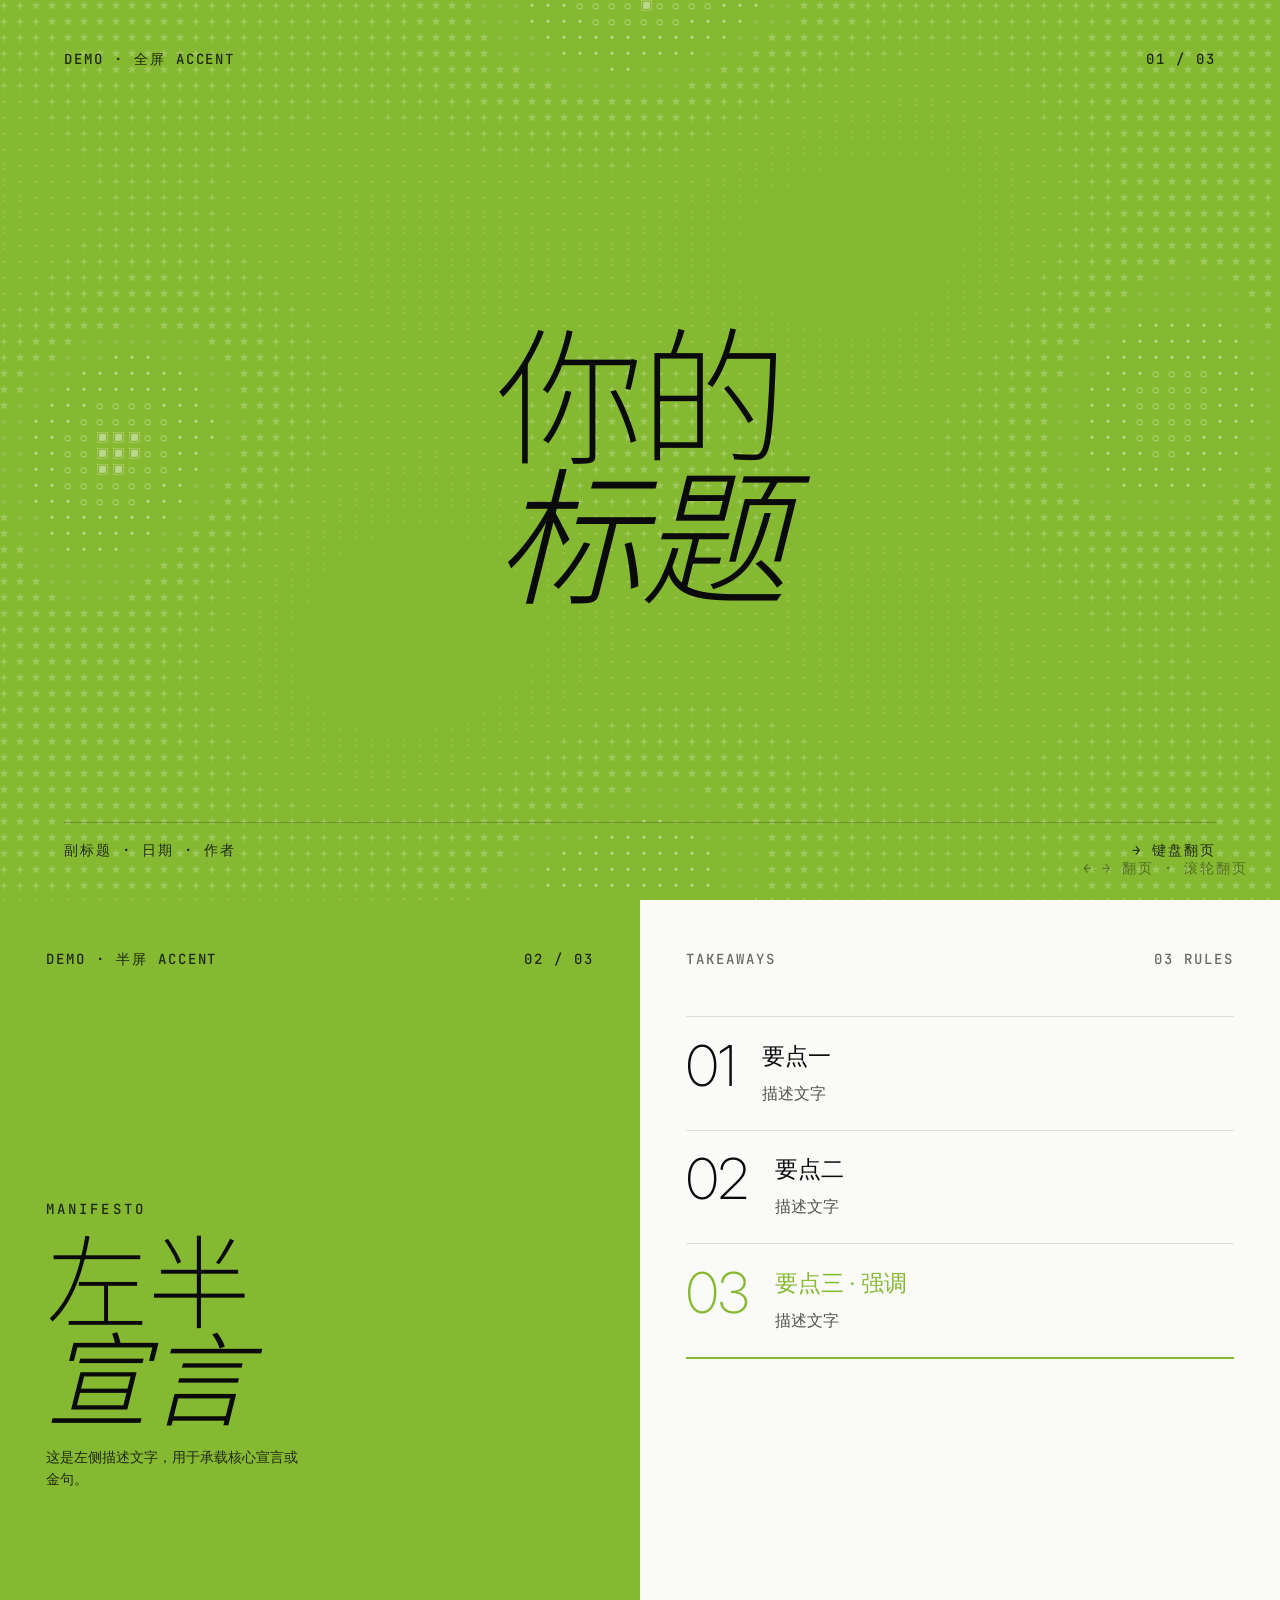
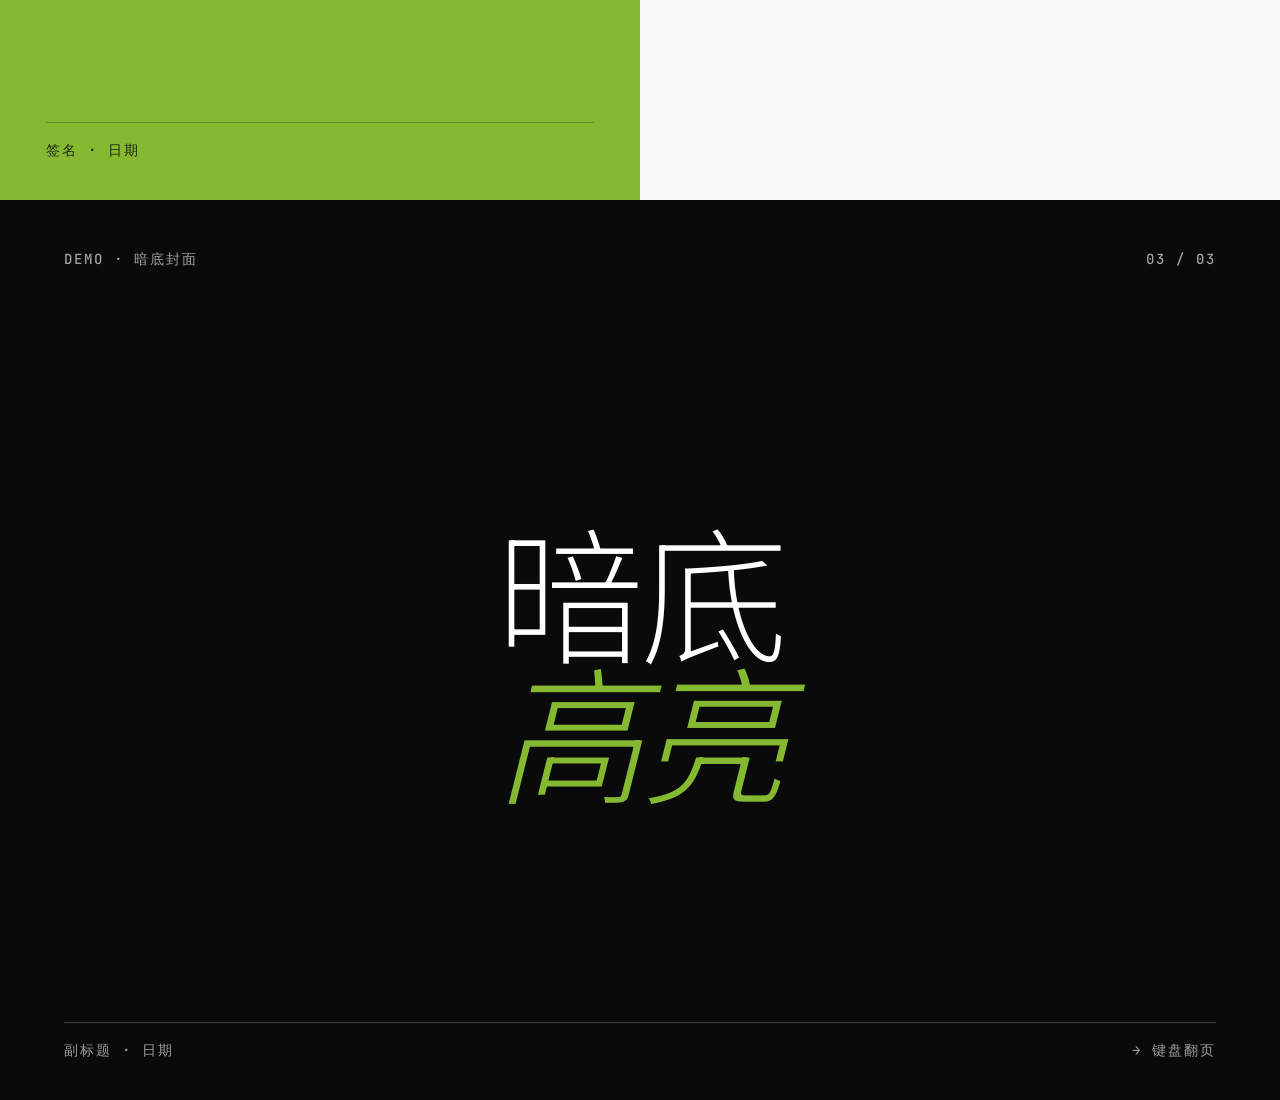
<file: accent-ascii-bg.html>
<!DOCTYPE html>
<html lang="zh-CN">
<head>
<meta charset="UTF-8">
<meta name="viewport" content="width=device-width, initial-scale=1.0">
<title>Accent + ASCII 呼吸场 · 可复用组件</title>
<link rel="preconnect" href="https://fonts.googleapis.com">
<link rel="preconnect" href="https://fonts.gstatic.com" crossorigin>
<link href="https://fonts.googleapis.com/css2?family=Inter:wght@200;300;400;500;600;700&family=JetBrains+Mono:wght@300;400;500;600&family=Noto+Sans+SC:wght@200;300;400;500;700;900&display=swap" rel="stylesheet">
<style>
  :root {
    /* ===== 改这里换颜色 ===== */
    --accent: #86B932;
    --accent-rgb: 134,185,50;
    --accent-on: #0a0a0a;
    --ink: #0a0a0a;
    --paper: #fafaf8;
    --mono: "JetBrains Mono","IBM Plex Mono","SF Mono","Consolas",monospace;
    --sans: "Inter","Helvetica Neue","Helvetica","Arial",sans-serif;
    --sans-zh: "Noto Sans SC","PingFang SC","Microsoft YaHei UI","微软雅黑",sans-serif;
  }

  * { box-sizing: border-box; margin: 0; padding: 0; }

  /* ============================================================
     组件 1: 全屏 Accent 背景 + ASCII 呼吸场
     用法: <div class="accent-hero">...</div>
     ============================================================ */
  .accent-hero {
    width: 100vw;
    height: 100vh;
    background: var(--accent);
    color: var(--accent-on);
    position: relative;
    overflow: hidden;
    display: flex;
    flex-direction: column;
    padding: 5.6vh 5vw 4.4vh;
  }

  /* ASCII 呼吸场 canvas */
  .accent-hero canvas.ascii-bg {
    position: absolute;
    inset: 0;
    width: 100%;
    height: 100%;
    pointer-events: none;
    z-index: 0;
    mix-blend-mode: screen;
    opacity: 0.92;
  }

  /* 内容层浮在 canvas 上方 */
  .accent-hero > *:not(canvas) {
    position: relative;
    z-index: 1;
  }

  /* ============================================================
     组件 2: 半屏 Accent + ASCII 呼吸场 (分屏左侧)
     用法: <div class="split-hero">
             <div class="half-accent">...</div>
             <div class="half-paper">...</div>
           </div>
     ============================================================ */
  .split-hero {
    width: 100vw;
    height: 100vh;
    display: grid;
    grid-template-columns: 1fr 1fr;
  }

  .half-accent {
    background: var(--accent);
    color: var(--accent-on);
    position: relative;
    overflow: hidden;
    display: flex;
    flex-direction: column;
    padding: 5.6vh 3.6vw 4.4vh;
  }

  .half-accent canvas.ascii-bg {
    position: absolute;
    inset: 0;
    width: 100%;
    height: 100%;
    pointer-events: none;
    z-index: 0;
    mix-blend-mode: screen;
    opacity: 0.92;
  }

  .half-accent > *:not(canvas) {
    position: relative;
    z-index: 1;
  }

  .half-paper {
    background: var(--paper);
    color: var(--ink);
    display: flex;
    flex-direction: column;
    padding: 5.6vh 3.6vw 4.4vh;
  }

  /* ============================================================
     组件 3: 暗底 + Accent 高亮 (适合封面/章节页)
     用法: <div class="dark-hero">...</div>
     ============================================================ */
  .dark-hero {
    width: 100vw;
    height: 100vh;
    background: var(--ink);
    color: var(--paper);
    display: flex;
    flex-direction: column;
    padding: 5.6vh 5vw 4.4vh;
  }

  /* ===== 排版工具 ===== */
  .t-meta {
    font-family: var(--mono);
    font-size: 14px;
    font-weight: 500;
    letter-spacing: 0.14em;
    text-transform: uppercase;
  }
  .accent-hero .t-meta { color: rgba(0,0,0,.78); }
  .half-accent .t-meta { color: rgba(0,0,0,.78); }

  .h-hero {
    font-family: var(--sans), var(--sans-zh);
    font-weight: 200;
    font-size: min(11.6vw, 19vh);
    line-height: 0.94;
    letter-spacing: -0.025em;
  }
  .lead {
    font-family: var(--sans), var(--sans-zh);
    font-weight: 400;
    font-size: max(18px, 1.08vw);
    line-height: 1.6;
    opacity: 0.86;
  }

  /* 分页提示 */
  .nav-hint {
    position: fixed;
    bottom: 2.4vh;
    right: 2.5vw;
    z-index: 30;
    font-family: var(--mono);
    font-size: 14px;
    letter-spacing: 0.14em;
    text-transform: uppercase;
    opacity: 0.4;
  }
</style>
</head>
<body>

<!-- ===== 演示 1: 全屏 Accent + ASCII 呼吸场 ===== -->
<div class="accent-hero">
  <canvas class="ascii-bg" aria-hidden="true"></canvas>
  <div style="display:flex;justify-content:space-between;align-items:flex-start;margin-bottom:48px">
    <div class="t-meta">DEMO · 全屏 Accent</div>
    <div class="t-meta">01 / 03</div>
  </div>
  <div style="flex:1;display:flex;align-items:center;justify-content:center">
    <h1 class="h-hero" style="text-align:center">
      你的<br><span style="font-style:italic;font-weight:300">标题</span>
    </h1>
  </div>
  <div style="border-top:1px solid rgba(0,0,0,.22);padding-top:2vh;display:flex;justify-content:space-between">
    <div class="t-meta">副标题 · 日期 · 作者</div>
    <div class="t-meta">→ 键盘翻页</div>
  </div>
</div>

<!-- ===== 演示 2: 半屏 Accent + 白底 ===== -->
<div class="split-hero">
  <div class="half-accent">
    <canvas class="ascii-bg" aria-hidden="true"></canvas>
    <div style="display:flex;justify-content:space-between;align-items:flex-start">
      <div class="t-meta">DEMO · 半屏 Accent</div>
      <div class="t-meta">02 / 03</div>
    </div>
    <div style="flex:1;display:flex;flex-direction:column;justify-content:center;gap:2vh">
      <div class="t-meta" style="letter-spacing:.22em">MANIFESTO</div>
      <h2 style="font-family:var(--sans),var(--sans-zh);font-size:min(8vw,14vh);line-height:.94;font-weight:200">
        左半<br><span style="font-style:italic;font-weight:300">宣言</span>
      </h2>
      <p style="font-size:max(14px,1vw);line-height:1.6;opacity:.82;max-width:36ch">
        这是左侧描述文字，用于承载核心宣言或金句。
      </p>
    </div>
    <div style="border-top:1px solid rgba(0,0,0,.22);padding-top:2vh" class="t-meta">
      签名 · 日期
    </div>
  </div>
  <div class="half-paper">
    <div style="display:flex;justify-content:space-between;align-items:flex-start;margin-bottom:48px">
      <div class="t-meta" style="color:var(--ink);opacity:.6">TAKEAWAYS</div>
      <div class="t-meta" style="color:var(--ink);opacity:.6">03 RULES</div>
    </div>
    <div style="flex:1;display:flex;flex-direction:column;gap:0">
      <div style="display:grid;grid-template-columns:auto 1fr;gap:2vw;align-items:start;padding:2.6vh 0;border-top:1px solid #e0e0e0">
        <div style="font-family:var(--sans);font-weight:200;font-size:min(4.4vw,7.8vh);line-height:.9">01</div>
        <div><h3 style="font-weight:400;font-size:max(18px,1.8vw);margin-bottom:1vh">要点一</h3><p style="font-size:max(16px,.94vw);line-height:1.6;opacity:.7">描述文字</p></div>
      </div>
      <div style="display:grid;grid-template-columns:auto 1fr;gap:2vw;align-items:start;padding:2.6vh 0;border-top:1px solid #e0e0e0">
        <div style="font-family:var(--sans);font-weight:200;font-size:min(4.4vw,7.8vh);line-height:.9">02</div>
        <div><h3 style="font-weight:400;font-size:max(18px,1.8vw);margin-bottom:1vh">要点二</h3><p style="font-size:max(16px,.94vw);line-height:1.6;opacity:.7">描述文字</p></div>
      </div>
      <div style="display:grid;grid-template-columns:auto 1fr;gap:2vw;align-items:start;padding:2.6vh 0;border-top:1px solid #e0e0e0;border-bottom:2px solid var(--accent)">
        <div style="font-family:var(--sans);font-weight:200;font-size:min(4.4vw,7.8vh);line-height:.9;color:var(--accent)">03</div>
        <div><h3 style="font-weight:400;font-size:max(18px,1.8vw);margin-bottom:1vh;color:var(--accent)">要点三 · 强调</h3><p style="font-size:max(16px,.94vw);line-height:1.6;opacity:.7">描述文字</p></div>
      </div>
    </div>
  </div>
</div>

<!-- ===== 演示 3: 暗底 + Accent 高亮 ===== -->
<div class="dark-hero">
  <div style="display:flex;justify-content:space-between;align-items:flex-start;margin-bottom:48px">
    <div class="t-meta" style="color:rgba(255,255,255,.62)">DEMO · 暗底封面</div>
    <div class="t-meta" style="color:rgba(255,255,255,.62)">03 / 03</div>
  </div>
  <div style="flex:1;display:flex;align-items:center;justify-content:center">
    <h1 class="h-hero" style="text-align:center;color:#fff">
      暗底<br><span style="color:var(--accent);font-style:italic;font-weight:300">高亮</span>
    </h1>
  </div>
  <div style="border-top:1px solid rgba(255,255,255,.22);padding-top:2vh;display:flex;justify-content:space-between">
    <div class="t-meta" style="color:rgba(255,255,255,.6)">副标题 · 日期</div>
    <div class="t-meta" style="color:rgba(255,255,255,.6)">→ 键盘翻页</div>
  </div>
</div>

<div class="nav-hint">← → 翻页 · 滚轮翻页</div>

<!-- ============================================================
     ASCII 呼吸场引擎 (sin/cos 二维噪声场驱动字符显隐)
     自动扫描页面中所有 canvas.ascii-bg 并启动动画
     拷贝这段 <script> 到你的页面即可复用
     ============================================================ -->
<script>
(function(){
  const canvases = [...document.querySelectorAll('canvas.ascii-bg')];
  if(!canvases.length) return;

  const PALETTE = '   ...:::---+++***◦◦••▢▣';
  const CELL = 16;
  const FONT_SIZE = 13;

  function setup(c){
    const dpr = Math.min(window.devicePixelRatio || 1, 2);
    const rect = c.getBoundingClientRect();
    if(rect.width < 4 || rect.height < 4) return false;
    c.width = Math.round(rect.width * dpr);
    c.height = Math.round(rect.height * dpr);
    c.__dpr = dpr;
    c.__w = rect.width;
    c.__h = rect.height;
    const ctx = c.getContext('2d');
    ctx.setTransform(dpr,0,0,dpr,0,0);
    const mono = getComputedStyle(document.documentElement).getPropertyValue('--mono').trim() || 'JetBrains Mono, monospace';
    ctx.font = `500 ${FONT_SIZE}px ${mono}`;
    ctx.textBaseline = 'top';
    c.__ctx = ctx;
    return true;
  }

  function draw(c, t){
    if(!c.__ctx) return;
    const ctx = c.__ctx, w = c.__w, h = c.__h;
    ctx.clearRect(0, 0, w, h);
    const cols = Math.ceil(w / CELL);
    const rows = Math.ceil(h / CELL);
    for(let r = 0; r < rows; r++){
      for(let cc = 0; cc < cols; cc++){
        const n = (
          Math.sin(cc * 0.18 + t) +
          Math.sin(r * 0.24 - t * 0.7) +
          Math.sin((cc + r) * 0.12 + t * 0.45) +
          Math.sin(Math.hypot(cc - cols * 0.5, r - rows * 0.5) * 0.16 - t * 0.55)
        ) / 4;
        const v = (n + 1) / 2;
        if(v < 0.22) continue;
        const idx = Math.min(PALETTE.length - 1, Math.floor(v * PALETTE.length));
        const ch = PALETTE[idx];
        if(ch === ' ') continue;
        const alpha = 0.08 + (v - 0.22) * 0.55;
        ctx.fillStyle = `rgba(255,255,255,${alpha.toFixed(3)})`;
        ctx.fillText(ch, cc * CELL, r * CELL);
      }
    }
  }

  function resizeAll(){ canvases.forEach(setup); }

  let pending = null;
  window.addEventListener('resize', ()=>{
    if(pending) cancelAnimationFrame(pending);
    pending = requestAnimationFrame(resizeAll);
  }, {passive:true});

  let t0 = performance.now();
  let frame = 0, running = true;

  function tick(now){
    if(!running) return;
    const t = (now - t0) / 1000 * 0.55;
    frame++;
    canvases.forEach(c => {
      const rect = c.getBoundingClientRect();
      const onscreen = rect.bottom > 0 && rect.top < window.innerHeight;
      if(!onscreen && (frame & 3) !== 0) return;
      draw(c, t);
    });
    requestAnimationFrame(tick);
  }

  resizeAll();
  t0 = performance.now();
  requestAnimationFrame(tick);
})();
</script>

</body>
</html>
</file>
